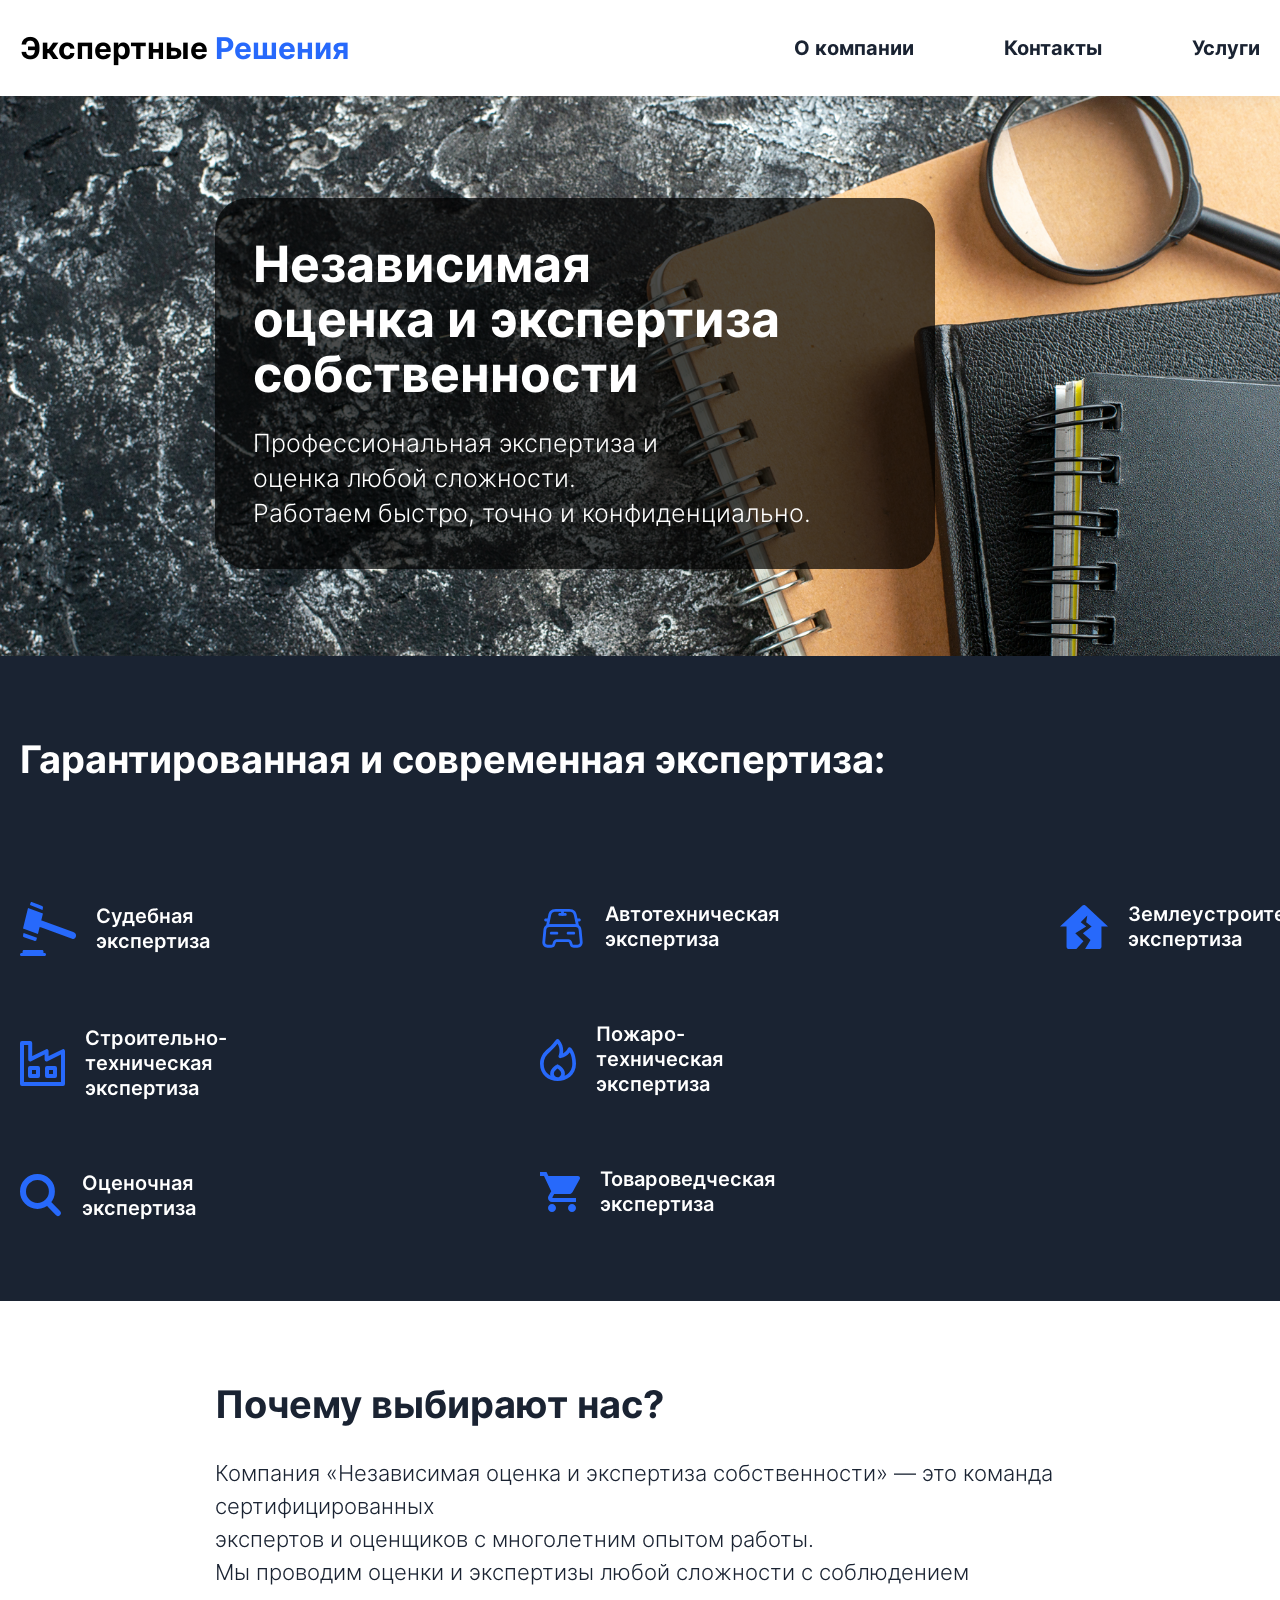
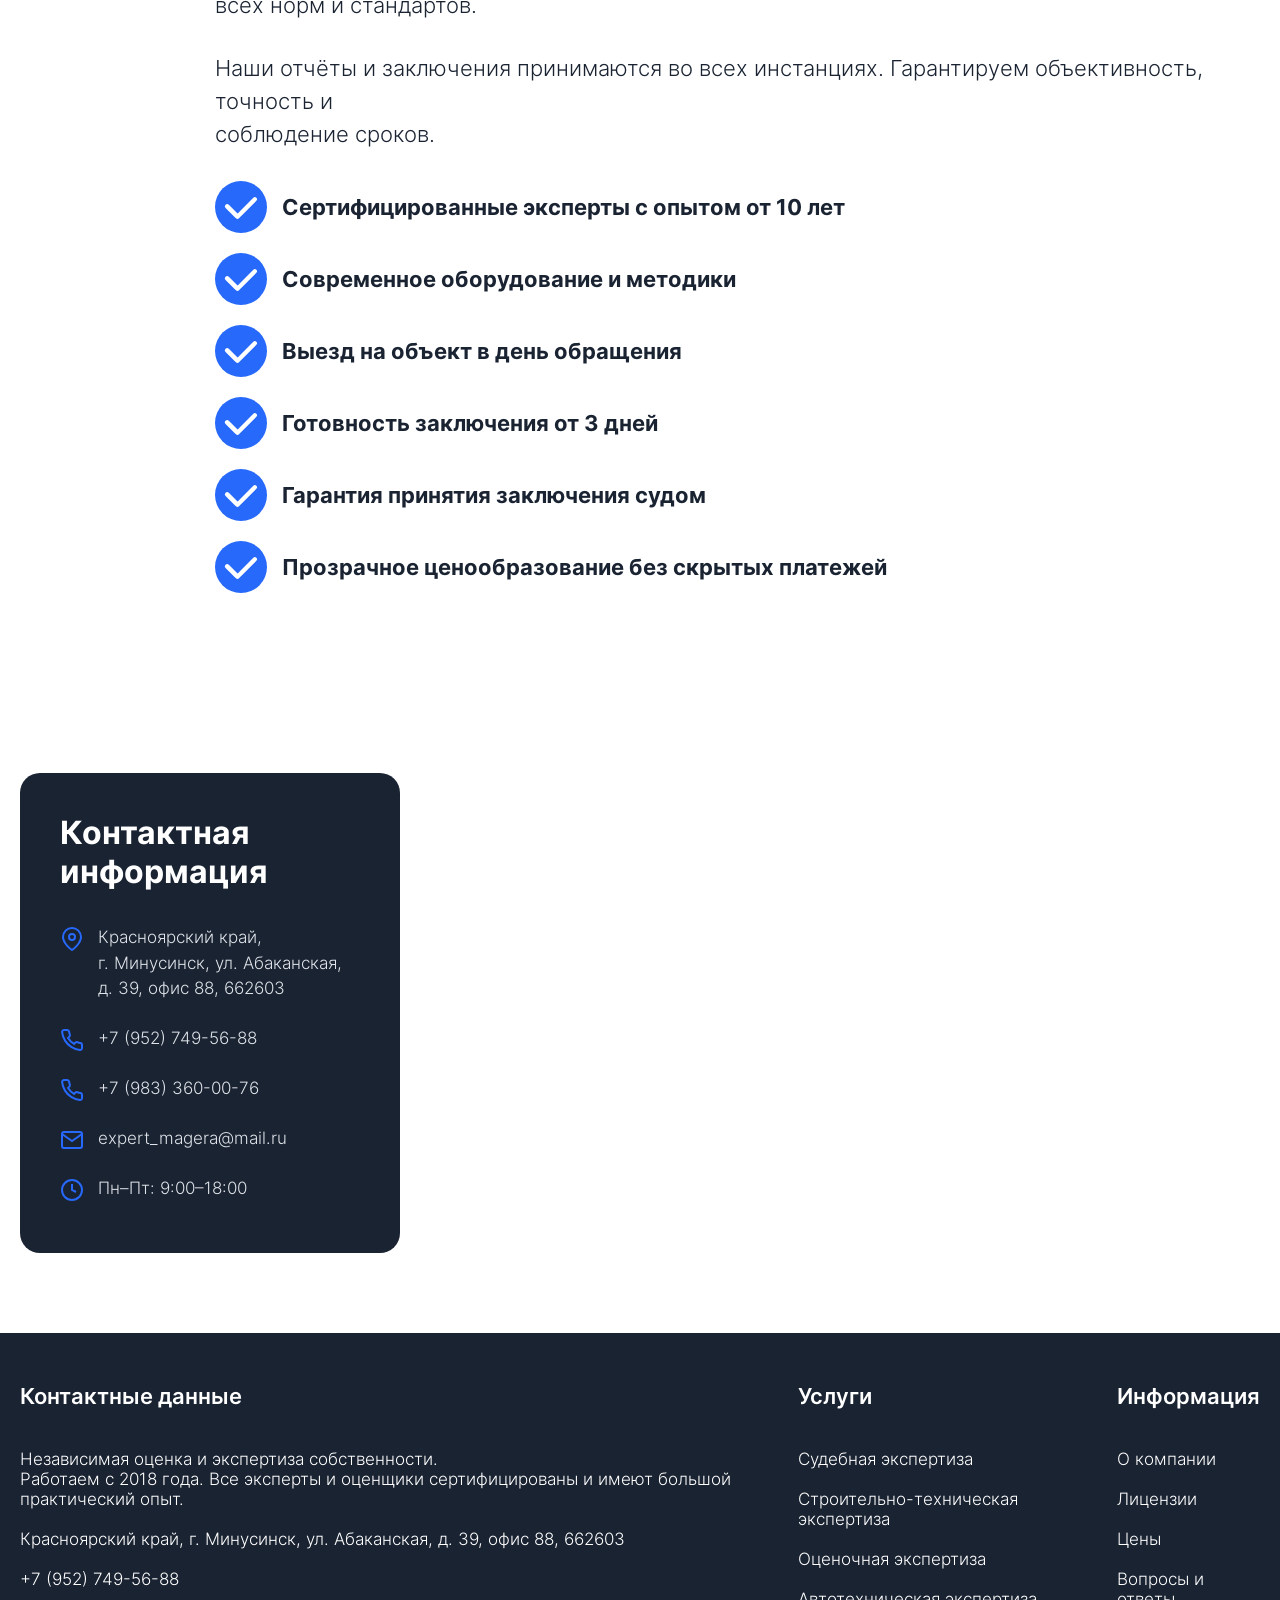
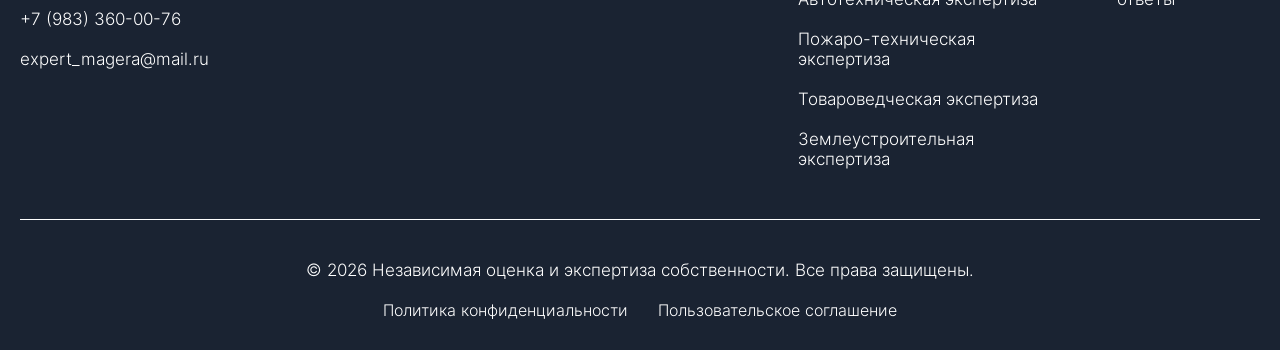
<file: index.html>
<!DOCTYPE html>
<html lang="ru">
<head>
    <meta charset="UTF-8">
    <meta name="viewport" content="width=device-width, initial-scale=1.0">
    <title>Экспертные решения</title>
    <link rel="stylesheet" href="index.css">
</head>
<body>

    <!-- ===== ШАПКА ===== -->
    <div class="shapka">
        <div class="container">
            <a href="index.html" class="logo">Экспертные<span style="color: #2769FB;"> Решения</span></a>
            
            <!-- Кнопка мобильного меню -->
            <button class="mobile-menu-toggle" id="mobileMenuToggle" aria-label="Открыть меню">
                <span class="burger-line"></span>
                <span class="burger-line"></span>
                <span class="burger-line"></span>
            </button>
            
            <nav class="links" id="mobileMenu">
                <ul class="linki">
                    <li class="linki_item"><a href="#info" class="linki_txt">О компании</a></li>
                    <li class="linki_item"><a href="#contact" class="linki_txt">Контакты</a></li>
                    <li class="linki_item"><a href="#uslugi" class="linki_txt">Услуги</a></li>
                </ul>
            </nav>
        </div>
    </div>

    <!-- Оверлей для мобильного меню -->
    <div class="menu-overlay" id="menuOverlay"></div>

    <!-- ===== HERO ===== -->
    <div class="hero">
        <div class="slider">
            <img src="images/slider1.png" alt="">
        </div>
        <div class="backblur">
            <h1 class="blurH1">Независимая<br>оценка и экспертиза<br>собственности</h1>
            <h2 class="blurH2">Профессиональная экспертиза и<br>
            оценка любой сложности.<br>
            Работаем быстро, точно и конфиденциально.</h2>
        </div>
    </div>

    <!-- ===== УСЛУГИ ===== -->
    <div class="plusi" id="uslugi">
        <div class="container">
            <h2 class="plusi_tittle">Гарантированная и современная экспертиза:</h2>
            <div class="columns">
                <!-- Колонка 1 -->
                <div class="column">
                    <!-- 1. Судебная экспертиза (Заглушка) -->
                    <div class="column_object">
                        <svg width="56" height="54" viewBox="0 0 56 54" fill="none" xmlns="http://www.w3.org/2000/svg">
                        <path d="M56 32.8685C55.562 31.227 54.554 30.4932 53.2452 30.0168C42.7293 26.2189 32.2187 22.406 21.7133 18.5781C21.5708 18.5266 21.4389 18.4622 21.2542 18.3914L22.9482 11.4458L8.01344 6C6.33526 12.8426 4.67818 19.6145 3 26.4636L17.9348 31.9093L19.6446 24.9637C20.0457 25.0989 20.4309 25.2212 20.8109 25.3628L52.1212 36.7822C53.9735 37.4259 55.1926 36.6599 56 34.2525V32.8685Z" fill="#2769FB"/>
                        <path d="M2.53979 51.0867C2.09563 51.0867 1.72718 51.0867 1.35873 51.0867C1.18627 51.0685 1.01246 51.0926 0.848369 51.1573C0.684281 51.2221 0.533531 51.3262 0.405701 51.4629C0.277871 51.5997 0.175777 51.7661 0.105927 51.9517C0.0360769 52.1372 0 52.3377 0 52.5404C0 52.7432 0.0360769 52.9437 0.105927 53.1292C0.175777 53.3147 0.277871 53.4811 0.405701 53.6179C0.533531 53.7546 0.684281 53.8587 0.848369 53.9235C1.01246 53.9883 1.18627 54.0123 1.35873 53.9941C1.52025 53.9941 1.67672 53.9941 1.83823 53.9941H24.1774C24.4236 53.998 24.6697 53.9842 24.9143 53.9527C25.2129 53.9136 25.4887 53.7471 25.689 53.4849C25.8893 53.2227 26 52.8833 26 52.5316C26 52.1798 25.8893 51.8404 25.689 51.5782C25.4887 51.316 25.2129 51.1495 24.9143 51.1104C24.4651 51.069 24.0058 51.1104 23.486 51.1104C23.486 50.5786 23.486 50.1295 23.486 49.6803C23.5037 49.4561 23.4792 49.2299 23.414 49.018C23.3488 48.806 23.2447 48.6134 23.1089 48.4539C22.9731 48.2943 22.8089 48.1717 22.6281 48.0946C22.4473 48.0176 22.2543 47.988 22.0626 48.008C16.0295 48.008 9.99798 48.008 3.96818 48.008C3.78177 47.9852 3.59335 48.0111 3.41652 48.0839C3.23969 48.1566 3.07886 48.2744 2.9456 48.4287C2.81235 48.583 2.71 48.77 2.64593 48.9763C2.58187 49.1825 2.55768 49.4028 2.57513 49.6213C2.5297 50.0822 2.53979 50.5313 2.53979 51.0867Z" fill="#2769FB"/>
                        <path d="M17 35.6817L3.59176 31C3.35967 31.897 3.16653 32.807 3.01307 33.7267C2.91989 34.4127 3.33184 34.9043 4.03314 35.1558L11.2228 37.6653C12.3851 38.0711 13.5523 38.4827 14.7195 38.8771C14.8943 38.9662 15.0842 39.0078 15.2748 38.9988C15.4655 38.9899 15.6519 38.9306 15.82 38.8254C15.9881 38.7203 16.1335 38.5721 16.2453 38.3919C16.3571 38.2117 16.4324 38.0043 16.4654 37.7853C16.6518 37.1222 16.8136 36.4305 17 35.6817Z" fill="#2769FB"/>
                        <path d="M10 3.04985L22.5257 8C22.6815 7.15884 22.8785 6.38424 22.9839 5.57939C23.0892 4.77454 22.6677 4.33883 22.0355 4.06651C20.8122 3.57028 19.589 3.09221 18.3703 2.60809L12.309 0.18748C11.1637 -0.266384 10.6964 0.0664508 10.3528 1.59749C10.2245 2.06951 10.1237 2.52337 10 3.04985Z" fill="#2769FB"/>
                        </svg>
                        <h2 class="column_txt">Судебная экспертиза</h2>
                    </div>
                    
                    <!-- 2. Строительно-техническая -->
                    <div class="column_object">
                        <svg width="45" height="45" viewBox="0 0 45 45" fill="none" xmlns="http://www.w3.org/2000/svg">
                            <path d="M2 43V2H10.2V18.4L26.6 10.2V18.4L43 10.2V43H2Z" stroke="#2769FB" stroke-width="4" stroke-linecap="round" stroke-linejoin="round"/>
                            <path d="M18 27H10V35H18V27Z" stroke="#2769FB" stroke-width="4" stroke-linecap="round" stroke-linejoin="round"/>
                            <path d="M35 27H27V35H35V27Z" stroke="#2769FB" stroke-width="4" stroke-linecap="round" stroke-linejoin="round"/>
                        </svg>
                        <h2 class="column_txt">Строительно-<br>техническая экспертиза</h2>
                    </div>

                    <!-- 3. Оценочная -->
                    <div class="column_object">
                        <svg width="42" height="44" viewBox="0 0 42 44" fill="none" xmlns="http://www.w3.org/2000/svg">
                            <rect x="3" y="3" width="28.8897" height="28.8897" rx="14.4448" stroke="#2769FB" stroke-width="6"/>
                            <rect x="25.752" y="30.5957" width="5.81495" height="17.4448" rx="2.90747" transform="rotate(-43.645 25.752 30.5957)" fill="#2769FB"/>
                        </svg>
                        <h2 class="column_txt">Оценочная экспертиза</h2>
                    </div>
                </div>

                <!-- Колонка 2 -->
                <div class="column">
                    <!-- 4. Автотехническая -->
                    <div class="column_object">
                        <svg width="45" height="45" viewBox="0 0 45 45" fill="none" xmlns="http://www.w3.org/2000/svg">
                            <path d="M37.4991 22.0316H7.49906C7.06781 22.0316 6.67406 21.8441 6.41156 21.5066C6.14906 21.1879 6.03656 20.7379 6.13031 20.3254L8.24906 10.2004C8.94281 6.91914 10.3491 3.90039 15.9178 3.90039H29.0991C34.6678 3.90039 36.0741 6.93789 36.7678 10.2004L38.8866 20.3441C38.9803 20.7566 38.8678 21.1879 38.6053 21.5254C38.3241 21.8441 37.9303 22.0316 37.4991 22.0316ZM9.22406 19.2191H35.7553L33.9928 10.7816C33.4678 8.32539 32.8491 6.71289 29.0803 6.71289H15.9178C12.1491 6.71289 11.5303 8.32539 11.0053 10.7816L9.22406 19.2191Z" fill="#2769FB"/>
                            <path d="M37.424 42.6562H33.899C30.8615 42.6562 30.2802 40.9125 29.9052 39.7687L29.5302 38.6438C29.0427 37.2188 28.9865 37.0312 27.299 37.0312H17.699C16.0115 37.0312 15.899 37.35 15.4678 38.6438L15.0928 39.7687C14.699 40.9312 14.1365 42.6562 11.099 42.6562H7.574C6.09275 42.6562 4.66775 42.0375 3.674 40.95C2.699 39.8813 2.23025 38.4562 2.3615 37.0312L3.4115 25.6125C3.69275 22.5187 4.51775 19.2188 10.5365 19.2188H34.4615C40.4802 19.2188 41.2865 22.5187 41.5865 25.6125L42.6365 37.0312C42.7677 38.4562 42.299 39.8813 41.324 40.95C40.3303 42.0375 38.9052 42.6562 37.424 42.6562ZM17.699 34.2188H27.299C30.7115 34.2188 31.5177 35.7375 32.1927 37.725L32.5865 38.8875C32.9052 39.8437 32.9052 39.8625 33.9177 39.8625H37.4427C38.1365 39.8625 38.7927 39.5813 39.2615 39.075C39.7115 38.5875 39.9177 37.9687 39.8615 37.3125L38.8115 25.8938C38.5678 23.3625 38.2677 22.05 34.499 22.05H10.5365C6.749 22.05 6.449 23.3625 6.224 25.8938L5.174 37.3125C5.11775 37.9687 5.324 38.5875 5.774 39.075C6.224 39.5813 6.899 39.8625 7.59275 39.8625H11.1178C12.1303 39.8625 12.1303 39.8438 12.449 38.9062L12.824 37.7625C13.2928 36.2625 13.9865 34.2188 17.699 34.2188Z" fill="#2769FB"/>
                            <path d="M7.49902 16.4062H5.62402C4.85527 16.4062 4.21777 15.7687 4.21777 15C4.21777 14.2313 4.85527 13.5938 5.62402 13.5938H7.49902C8.26777 13.5938 8.90527 14.2313 8.90527 15C8.90527 15.7687 8.26777 16.4062 7.49902 16.4062Z" fill="#2769FB"/>
                            <path d="M39.374 16.4062H37.499C36.7303 16.4062 36.0928 15.7687 36.0928 15C36.0928 14.2313 36.7303 13.5938 37.499 13.5938H39.374C40.1428 13.5938 40.7803 14.2313 40.7803 15C40.7803 15.7687 40.1428 16.4062 39.374 16.4062Z" fill="#2769FB"/>
                            <path d="M22.499 10.7812C21.7303 10.7812 21.0928 10.1437 21.0928 9.375V5.625C21.0928 4.85625 21.7303 4.21875 22.499 4.21875C23.2678 4.21875 23.9053 4.85625 23.9053 5.625V9.375C23.9053 10.1437 23.2678 10.7812 22.499 10.7812Z" fill="#2769FB"/>
                            <path d="M25.3115 10.7812H19.6865C18.9178 10.7812 18.2803 10.1437 18.2803 9.375C18.2803 8.60625 18.9178 7.96875 19.6865 7.96875H25.3115C26.0803 7.96875 26.7178 8.60625 26.7178 9.375C26.7178 10.1437 26.0803 10.7812 25.3115 10.7812Z" fill="#2769FB"/>
                            <path d="M16.874 29.5312H11.249C10.4803 29.5312 9.84277 28.8937 9.84277 28.125C9.84277 27.3563 10.4803 26.7188 11.249 26.7188H16.874C17.6428 26.7188 18.2803 27.3563 18.2803 28.125C18.2803 28.8937 17.6428 29.5312 16.874 29.5312Z" fill="#2769FB"/>
                            <path d="M33.749 29.5312H28.124C27.3553 29.5312 26.7178 28.8937 26.7178 28.125C26.7178 27.3563 27.3553 26.7188 28.124 26.7188H33.749C34.5178 26.7188 35.1553 27.3563 35.1553 28.125C35.1553 28.8937 34.5178 29.5312 33.749 29.5312Z" fill="#2769FB"/>
                        </svg>
                        <h2 class="column_txt">Автотехническая экспертиза</h2>
                    </div>

                    <!-- 5. Пожаро-техническая -->
                    <div class="column_object">
                        <svg width="36" height="42" viewBox="0 0 36 42" fill="none" xmlns="http://www.w3.org/2000/svg">
                            <path d="M18.9279 0.623609C18.5613 0.209221 18.0253 -0.0194339 17.469 0.00129711C16.9128 0.0220262 16.3957 0.289882 16.0617 0.730305L16.0616 0.730428L16.0613 0.730807L16.0593 0.733488L16.05 0.745645L16.0113 0.796324C15.9767 0.841523 15.9248 0.909118 15.8571 0.996667C15.7217 1.1718 15.5232 1.42656 15.2739 1.74144C14.7747 2.37181 14.0738 3.24005 13.2679 4.19105C11.6272 6.12702 9.65184 8.2848 8.07749 9.53059C3.14767 13.4316 0 18.4796 0 24.6522C0 30.1468 2.03511 34.5276 5.32698 37.5232C8.59483 40.497 12.9827 42 17.5385 42C26.5772 42 36 35.9678 36 24.6522C36 19.3433 34.778 15.424 33.513 12.7964C32.8822 11.4861 32.2441 10.504 31.7495 9.8354C31.5022 9.5011 31.2907 9.24502 31.1336 9.06525C31.0551 8.97535 30.9901 8.90448 30.941 8.85241C30.9165 8.82637 30.896 8.80503 30.8797 8.78835L30.8585 8.76681L30.8503 8.75866L30.8469 8.75523L30.8453 8.75368C30.8446 8.75295 30.8439 8.75224 29.5385 10.0435L30.8439 8.75224C30.3915 8.30473 29.737 8.12084 29.1143 8.26624C28.4963 8.41056 27.9969 8.85882 27.7916 9.45254L27.7865 9.46633C27.7792 9.48565 27.7646 9.52335 27.7417 9.57732C27.696 9.68539 27.6179 9.85768 27.5009 10.0775C27.2665 10.518 26.8798 11.1426 26.2906 11.8225C25.557 12.6691 24.4985 13.6154 22.9981 14.4027C23.092 13.7911 23.1629 13.1181 23.191 12.3963C23.3202 9.07274 22.5355 4.70182 18.9279 0.623609ZM16.0976 6.53721C16.6199 5.92087 17.099 5.33885 17.5112 4.82957C19.2009 7.4821 19.5841 10.1276 19.5014 12.2559C19.4502 13.5719 19.2194 14.6869 19.0032 15.4668C18.8955 15.8555 18.7925 16.1567 18.7199 16.3533C18.6836 16.4515 18.655 16.5232 18.6373 16.5661L18.6195 16.6086C18.6184 16.6111 18.6178 16.6126 18.6176 16.613L18.6185 16.6111L18.6192 16.6093C18.3343 17.2466 18.4409 17.9889 18.8942 18.5225C19.3483 19.057 20.0707 19.2887 20.7555 19.1194C24.8625 18.1038 27.4909 16.0492 29.094 14.1993C29.3163 13.9427 29.5184 13.6907 29.7017 13.4468C29.8575 13.7252 30.0181 14.0317 30.1793 14.3666C31.222 16.5325 32.3077 19.9175 32.3077 24.6522C32.3077 30.5863 29.0158 34.7596 24.54 36.8386C24.7836 36.1597 24.9231 35.4386 24.9231 34.6956C24.9231 31.6563 23.0894 29.3765 21.5552 27.9854C20.7642 27.2682 19.9809 26.7203 19.3978 26.3518C19.1044 26.1664 18.8569 26.0234 18.6779 25.9243C18.5883 25.8747 18.5155 25.836 18.4624 25.8082L18.3976 25.7748L18.3768 25.7643L18.3694 25.7606L18.3665 25.7592L18.3652 25.7586C18.3646 25.7583 18.3641 25.758 17.5385 27.3913L18.3641 25.758L17.5385 25.3497L16.7128 25.758L17.5385 27.3913C16.7128 25.758 16.7123 25.7583 16.7117 25.7586L16.7104 25.7592L16.7075 25.7606L16.7001 25.7643L16.6793 25.7748L16.6146 25.8082C16.5614 25.836 16.4886 25.8747 16.399 25.9243C16.2201 26.0234 15.9725 26.1664 15.6791 26.3518C15.096 26.7203 14.3127 27.2682 13.5217 27.9854C11.9876 29.3765 10.1538 31.6563 10.1538 34.6956C10.1538 35.3837 10.2633 36.0469 10.4593 36.6732C9.50047 36.1682 8.61605 35.5536 7.82688 34.8355C5.3495 32.5811 3.69231 29.201 3.69231 24.6522C3.69231 19.8682 6.0831 15.7858 10.3841 12.3825C12.2712 10.8891 14.4497 8.48168 16.0976 6.53721ZM18.62 16.6077C18.6203 16.607 18.6207 16.6062 20.3077 17.3478L18.6207 16.6062L18.62 16.6077ZM19.0602 30.6776C20.2952 31.7975 21.2308 33.1698 21.2308 34.6956C21.2308 35.4713 20.8201 36.3998 20.0407 37.1707C19.2614 37.9416 18.3226 38.3478 17.5385 38.3478C16.7159 38.3478 15.7764 37.9549 15.0214 37.2248C14.2722 36.5002 13.8462 35.5807 13.8462 34.6956C13.8462 33.1698 14.7817 31.7975 16.0167 30.6776C16.556 30.1886 17.1017 29.7954 17.5385 29.5118C17.9752 29.7954 18.5209 30.1886 19.0602 30.6776Z" fill="#2769FB"/>
                        </svg>
                        <h2 class="column_txt">Пожаро-техническая экспертиза</h2>
                    </div>

                    <!-- 6. Товароведческая -->
                    <div class="column_object">
                        <svg width="40" height="40" viewBox="0 0 40 40" fill="none" xmlns="http://www.w3.org/2000/svg">
                            <path d="M12 32C9.79 32 8.02 33.79 8.02 36C8.02 38.21 9.79 40 12 40C14.21 40 16 38.21 16 36C16 33.79 14.21 32 12 32ZM0 0V4H4L11.19 19.17L8.49 24.07C8.18 24.65 8 25.3 8 26C8 28.21 9.79 30 12 30H36V26H12.85C12.57 26 12.35 25.78 12.35 25.5C12.35 25.41 12.37 25.33 12.41 25.26L14.2 22H29.1C30.6 22 31.91 21.17 32.6 19.94L39.75 6.96C39.91 6.68 40 6.35 40 6C40 4.89 39.1 4 38 4H8.43L6.53 0H0ZM32 32C29.79 32 28.02 33.79 28.02 36C28.02 38.21 29.79 40 32 40C34.21 40 36 38.21 36 36C36 33.79 34.21 32 32 32Z" fill="#2769FB"/>
                        </svg>
                        <h2 class="column_txt">Товароведческая экспертиза</h2>
                    </div>
                </div>

                <!-- Колонка 3 -->
                <div class="column">
                    <!-- 7. Землеустроительная -->
                    <div class="column_object">
                        <svg width="48" height="44" viewBox="0 0 48 44" fill="none" xmlns="http://www.w3.org/2000/svg">
                            <path d="M22.5316 0.583148C22.8978 0.241176 23.3663 0.0371587 23.8603 0.00460348C24.3543 -0.0279517 24.8445 0.11289 25.2502 0.403999L25.4684 0.583148L48 21.6063H41.4545V41.7606C41.4545 42.3091 41.2583 42.8385 40.9032 43.2484C40.5481 43.6583 40.0587 43.9202 39.528 43.9843L39.2727 44H25.0909L30.5455 35.0425L22.9091 28.3244L31.6364 21.6063L26.1818 17.1276L27.2727 10.4095L20.7273 17.1276L26.1818 21.6063L15.2727 28.3244L23.4545 36.1622L16.3636 44H8.72727C8.19287 43.9999 7.67708 43.7986 7.27773 43.4341C6.87839 43.0696 6.62325 42.5674 6.56073 42.0226L6.54545 41.7606V21.6063H0L22.5316 0.583148Z" fill="#2769FB"/>
                        </svg>
                        <h2 class="column_txt">Землеустроительная экспертиза</h2>
                    </div>
                </div>
            </div>
        </div>
    </div>

    <!-- ===== ПОЧЕМУ ВЫБИРАЮТ НАС ===== -->
    <div id="info" class="why">
        <h2 class="why_tittle">Почему выбирают нас?</h2>
        <p class="why_p">Компания «Независимая
оценка и экспертиза
собственности» — это команда сертифицированных<br>экспертов и оценщиков с многолетним опытом работы.<br>
        Мы проводим оценки и экспертизы любой сложности с соблюдением<br>всех норм и стандартов.</p>
        <p class="why_p">Наши отчёты и заключения принимаются во всех инстанциях. Гарантируем объективность, точность и<br>соблюдение сроков.</p>

        <div class="why_h3">
            <div class="why_h3_object">
                <svg width="52" height="52" viewBox="0 0 52 52" fill="none" xmlns="http://www.w3.org/2000/svg">
                    <rect width="52" height="52" rx="26" fill="#2769FB"/>
                    <rect x="8.91699" y="25.3594" width="4.609" height="17.6674" rx="2.3045" transform="rotate(-45.3303 8.91699 25.3594)" fill="white"/>
                    <rect x="39.8389" y="15.2949" width="4.29305" height="28.8801" rx="2.14652" transform="rotate(45 39.8389 15.2949)" fill="white"/>
                </svg>
                <h3 class="why_h3_h3">Сертифицированные эксперты с опытом от 10 лет</h3>
            </div>
            <div class="why_h3_object">
                <svg width="52" height="52" viewBox="0 0 52 52" fill="none" xmlns="http://www.w3.org/2000/svg">
                    <rect width="52" height="52" rx="26" fill="#2769FB"/>
                    <rect x="8.91699" y="25.3594" width="4.609" height="17.6674" rx="2.3045" transform="rotate(-45.3303 8.91699 25.3594)" fill="white"/>
                    <rect x="39.8389" y="15.2949" width="4.29305" height="28.8801" rx="2.14652" transform="rotate(45 39.8389 15.2949)" fill="white"/>
                </svg>
                <h3 class="why_h3_h3">Современное оборудование и методики</h3>
            </div>
            <div class="why_h3_object">
                <svg width="52" height="52" viewBox="0 0 52 52" fill="none" xmlns="http://www.w3.org/2000/svg">
                    <rect width="52" height="52" rx="26" fill="#2769FB"/>
                    <rect x="8.91699" y="25.3594" width="4.609" height="17.6674" rx="2.3045" transform="rotate(-45.3303 8.91699 25.3594)" fill="white"/>
                    <rect x="39.8389" y="15.2949" width="4.29305" height="28.8801" rx="2.14652" transform="rotate(45 39.8389 15.2949)" fill="white"/>
                </svg>
                <h3 class="why_h3_h3">Выезд на объект в день обращения</h3>
            </div>
            <div class="why_h3_object">
                <svg width="52" height="52" viewBox="0 0 52 52" fill="none" xmlns="http://www.w3.org/2000/svg">
                    <rect width="52" height="52" rx="26" fill="#2769FB"/>
                    <rect x="8.91699" y="25.3594" width="4.609" height="17.6674" rx="2.3045" transform="rotate(-45.3303 8.91699 25.3594)" fill="white"/>
                    <rect x="39.8389" y="15.2949" width="4.29305" height="28.8801" rx="2.14652" transform="rotate(45 39.8389 15.2949)" fill="white"/>
                </svg>
                <h3 class="why_h3_h3">Готовность заключения от 3 дней</h3>
            </div>
            <div class="why_h3_object">
                <svg width="52" height="52" viewBox="0 0 52 52" fill="none" xmlns="http://www.w3.org/2000/svg">
                    <rect width="52" height="52" rx="26" fill="#2769FB"/>
                    <rect x="8.91699" y="25.3594" width="4.609" height="17.6674" rx="2.3045" transform="rotate(-45.3303 8.91699 25.3594)" fill="white"/>
                    <rect x="39.8389" y="15.2949" width="4.29305" height="28.8801" rx="2.14652" transform="rotate(45 39.8389 15.2949)" fill="white"/>
                </svg>
                <h3 class="why_h3_h3">Гарантия принятия заключения судом</h3>
            </div>
            <div class="why_h3_object">
                <svg width="52" height="52" viewBox="0 0 52 52" fill="none" xmlns="http://www.w3.org/2000/svg">
                    <rect width="52" height="52" rx="26" fill="#2769FB"/>
                    <rect x="8.91699" y="25.3594" width="4.609" height="17.6674" rx="2.3045" transform="rotate(-45.3303 8.91699 25.3594)" fill="white"/>
                    <rect x="39.8389" y="15.2949" width="4.29305" height="28.8801" rx="2.14652" transform="rotate(45 39.8389 15.2949)" fill="white"/>
                </svg>
                <h3 class="why_h3_h3">Прозрачное ценообразование без скрытых платежей</h3>
            </div>
        </div>
    </div>

    <!-- КАРТА -->
    <section class="map-section" id="contact">
        <div class="map-container">
            <div class="map-info">
                <h2 class="map-title">Контактная информация</h2>
                <div class="map-address">
                    <svg width="24" height="24" viewBox="0 0 24 24" fill="none" stroke="#2769FB" stroke-width="2"><path d="M21 10c0 7-9 13-9 13s-9-6-9-13a9 9 0 0 1 18 0z"></path><circle cx="12" cy="10" r="3"></circle></svg>
                    <p>Красноярский край,<br> г. Минусинск, ул. Абаканская, д. 39, офис 88, 662603</p>
                </div>
                <div class="map-phone">
                    <svg width="24" height="24" viewBox="0 0 24 24" fill="none" stroke="#2769FB" stroke-width="2"><path d="M22 16.92v3a2 2 0 0 1-2.18 2 19.79 19.79 0 0 1-8.63-3.07 19.5 19.5 0 0 1-6-6 19.79 19.79 0 0 1-3.07-8.67A2 2 0 0 1 4.11 2h3a2 2 0 0 1 2 1.72 12.84 12.84 0 0 0 .7 2.81 2 2 0 0 1-.45 2.11L8.09 9.91a16 16 0 0 0 6 6l1.27-1.27a2 2 0 0 1 2.11-.45 12.84 12.84 0 0 0 2.81.7A2 2 0 0 1 22 16.92z"></path></svg>
                    <p>+7 (952) 749-56-88</p>
                </div>
                <div class="map-phone">
                    <svg width="24" height="24" viewBox="0 0 24 24" fill="none" stroke="#2769FB" stroke-width="2"><path d="M22 16.92v3a2 2 0 0 1-2.18 2 19.79 19.79 0 0 1-8.63-3.07 19.5 19.5 0 0 1-6-6 19.79 19.79 0 0 1-3.07-8.67A2 2 0 0 1 4.11 2h3a2 2 0 0 1 2 1.72 12.84 12.84 0 0 0 .7 2.81 2 2 0 0 1-.45 2.11L8.09 9.91a16 16 0 0 0 6 6l1.27-1.27a2 2 0 0 1 2.11-.45 12.84 12.84 0 0 0 2.81.7A2 2 0 0 1 22 16.92z"></path></svg>
                    <p>+7 (983) 360-00-76</p>
                </div>
                <div class="map-email">
                    <svg width="24" height="24" viewBox="0 0 24 24" fill="none" stroke="#2769FB" stroke-width="2"><path d="M4 4h16c1.1 0 2 .9 2 2v12c0 1.1-.9 2-2 2H4c-1.1 0-2-.9-2-2V6c0-1.1.9-2 2-2z"></path><polyline points="22,6 12,13 2,6"></polyline></svg>
                    <p>expert_magera@mail.ru</p>
                </div>
                <div class="map-hours">
                    <svg width="24" height="24" viewBox="0 0 24 24" fill="none" stroke="#2769FB" stroke-width="2"><circle cx="12" cy="12" r="10"></circle><polyline points="12 6 12 12 16 14"></polyline></svg>
                    <p>Пн–Пт: 9:00–18:00</p>
                </div>
            </div>
<div class="map-frame">
    <iframe
        src="https://yandex.ru/map-widget/v1/?ll=91.674452%2C53.692522&z=17&pt=91.674402,53.692479,pm2rdm"
        frameborder="0"
        width="100%"
        height="100%"
        allowfullscreen="true"
        style="border-radius: 20px;">
    </iframe>
</div>
        </div>
    </section>

    <!-- ===== ФУТЕР ===== -->
    <footer class="footer">
        <div class="container">
            <div class="footer_top">
                <div class="footer_column">
                    <h2 class="footer_h2">Контактные данные</h2>
                    <p class="footer_p">Независимая оценка и экспертиза собственности.<br>
                    Работаем с 2018 года. Все эксперты и оценщики сертифицированы и имеют большой практический опыт.</p>
                    <p class="footer_p">Красноярский край, г. Минусинск, ул. Абаканская, д. 39, офис 88, 662603</p>
                    <p class="footer_p">+7 (952) 749-56-88</p>
                    <p class="footer_p">+7 (983) 360-00-76</p>
                    <p class="footer_p"><a href="mailto:expert_magera@mail.ru" class="footer_link">expert_magera@mail.ru</a></p>
                </div>
                <div class="footer_column">
                    <h2 class="footer_h2">Услуги</h2>
                    <p class="footer_p"><a href="#" class="footer_link">Судебная экспертиза</a></p>
                    <p class="footer_p"><a href="#" class="footer_link">Строительно-техническая экспертиза</a></p>
                    <p class="footer_p"><a href="#" class="footer_link">Оценочная экспертиза</a></p>
                    <p class="footer_p"><a href="#" class="footer_link">Автотехническая экспертиза</a></p>
                    <p class="footer_p"><a href="#" class="footer_link">Пожаро-техническая экспертиза</a></p>
                    <p class="footer_p"><a href="#" class="footer_link">Товароведческая экспертиза</a></p>
                    <p class="footer_p"><a href="#" class="footer_link">Землеустроительная экспертиза</a></p>
                </div>
                <div class="footer_column">
                    <h2 class="footer_h2">Информация</h2>
                    <p class="footer_p"><a href="#" class="footer_link">О компании</a></p>
                    <p class="footer_p"><a href="#" class="footer_link">Лицензии</a></p>
                    <p class="footer_p"><a href="#" class="footer_link">Цены</a></p>
                    <p class="footer_p"><a href="#" class="footer_link">Вопросы и ответы</a></p>
                </div>
            </div>
            <div class="footer_bottom">
                <p class="footer_p">© 2026 Независимая оценка и экспертиза собственности. Все права защищены.</p>
                <div class="footer_group">
                    <a href="#" class="footer_link">Политика конфиденциальности</a>
                    <a href="#" class="footer_link">Пользовательское соглашение</a>
                </div>
            </div>
        </div>
    </footer>

    <!-- ===== МОДАЛЬНОЕ ОКНО ===== -->
    <div class="modal" id="applicationModal">
        <div class="modal_content">
            <button class="modal_close" id="modalClose">&times;</button>
            <h2 class="modal_title">Подать заявку</h2>
            <form class="modal_form" id="applicationForm">
                <div class="modal_field">
                    <label class="modal_label" for="service">Выберите услугу</label>
                    <select class="modal_select" id="service" name="service" required>
                        <option value="" disabled selected>Выберите из списка</option>
                        <option value="tovar">Товароведческая</option>
                        <option value="pozhar">Пожаро-техническая</option>
                        <option value="pocherk">Почерковедческая</option>
                        <option value="priemka">Приёмка квартир</option>
                        <option value="avto">Автотехническая</option>
                        <option value="zemle">Землеустроительная</option>
                        <option value="econom">Экономическая</option>
                        <option value="inzhener">Инженерно-техническая</option>
                        <option value="ocenka">Оценочная</option>
                        <option value="stroitel">Строительно-техническая</option>
                    </select>
                </div>
                <div class="modal_field">
                    <label class="modal_label" for="modal_phone">Номер телефона</label>
                    <input class="modal_input" type="tel" id="modal_phone" name="phone" placeholder="+7 (___) ___-__-__" required>
                </div>
                <div class="modal_field">
                    <label class="modal_label" for="modal_email">E-mail</label>
                    <input class="modal_input" type="email" id="modal_email" name="email" placeholder="example@mail.ru" required>
                </div>
                <button type="submit" class="modal_submit">Отправить заявку</button>
            </form>
        </div>
    </div>

    <button class="scroll-to-top" aria-label="Прокрутить вверх" title="Наверх">
        <svg width="24" height="24" viewBox="0 0 24 24" fill="none" xmlns="http://www.w3.org/2000/svg">
            <path d="M12 4L4 12H9V20H15V12H20L12 4Z" fill="white"/>
        </svg>
    </button>

    <script>
        // Мобильное меню
        const menuToggle = document.getElementById('mobileMenuToggle');
        const mobileMenu = document.getElementById('mobileMenu');
        const menuOverlay = document.getElementById('menuOverlay');
        const menuLinks = document.querySelectorAll('.linki_txt');

        function toggleMenu() {
            menuToggle.classList.toggle('active');
            mobileMenu.classList.toggle('active');
            menuOverlay.classList.toggle('active');
            document.body.classList.toggle('no-scroll');
        }

        function closeMenu() {
            menuToggle.classList.remove('active');
            mobileMenu.classList.remove('active');
            menuOverlay.classList.remove('active');
            document.body.classList.remove('no-scroll');
        }

        menuToggle.addEventListener('click', toggleMenu);
        menuOverlay.addEventListener('click', closeMenu);

        menuLinks.forEach(link => {
            link.addEventListener('click', closeMenu);
        });

        // Модальное окно
        const modal = document.getElementById('applicationModal');
        const modalClose = document.getElementById('modalClose');

        modalClose.addEventListener('click', function() {
            modal.style.display = 'none';
            document.body.classList.remove('no-scroll');
        });

        modal.addEventListener('click', function(e) {
            if (e.target === modal) {
                modal.style.display = 'none';
                document.body.classList.remove('no-scroll');
            }
        });
                // ===== КНОПКА ПРОКРУТКИ ВВЕРХ =====
        const scrollBtn = document.querySelector('.scroll-to-top');
        const SCROLL_THRESHOLD = 400;

        function handleScroll() {
            if (window.scrollY > SCROLL_THRESHOLD) {
                scrollBtn.classList.add('visible');
            } else {
                scrollBtn.classList.remove('visible');
            }
        }

        scrollBtn.addEventListener('click', () => {
            window.scrollTo({ top: 0, behavior: 'smooth' });
        });

        let ticking = false;
        window.addEventListener('scroll', () => {
            if (!ticking) {
                window.requestAnimationFrame(() => {
                    handleScroll();
                    ticking = false;
                });
                ticking = true;
            }
        }, { passive: true });

        handleScroll();
    </script>
</body>
</html>
</file>
<file: index.css>
@font-face {
    font-family: 'InterBold';
    src: url('fonts/inter/Inter\ Bold.otf') format('truetype');
    font-style: normal;
    font-display: swap;
}
@font-face {
    font-family: 'InterSemi';
    src: url('fonts/inter/Inter\ Semi\ Bold\ Regular.otf') format('truetype');
    font-style: normal;
    font-display: swap;
}
@font-face {
    font-family: 'InterRegular';
    src: url('fonts/inter/Inter\ Light\ Regular.otf') format('truetype');
    font-style: normal;
    font-display: swap;
}

:root {
    --content-left: clamp(215px, 3vw, 90px);
    --page-gap: clamp(48px, 6vw, 96px);
    --hero-max: 720px;
}

* {
    box-sizing: border-box;
    margin: 0;
    padding: 0;
}

html, body {
    overflow-x: hidden;
    font-family: 'InterRegular', sans-serif;
    background-color: white;
}

body.no-scroll {
    overflow: hidden;
}

.container {
    max-width: 1460px;
    margin: 0 auto;
    padding: 0 20px;
}

/* ===== ШАПКА ===== */
.shapka {
    background-color: white;
    width: 100%;
    position: sticky;
    top: 0;
    z-index: 1003;
    box-shadow: 0 2px 20px rgba(0, 0, 0, 0.06);
}

.shapka .container {
    display: flex;
    align-items: center;
    justify-content: space-between;
    gap: 20px;
    min-height: 96px;
}

.logo {
    font-family: 'InterBold';
    font-size: 30px;
    text-decoration: none;
    color: black;
    white-space: nowrap;
    flex-shrink: 0;
    line-height: 1;
}
.logo span {
    font-size: 30px;
}

.links {
    flex: 1;
    display: flex;
    justify-content: flex-end;
}

.linki {
    display: flex;
    justify-content: center;
    align-items: center;
    gap: 90px;
    list-style: none;
    flex-wrap: nowrap;
}

.linki_item {
    display: flex;
    align-items: center;
}

.linki_txt {
    text-decoration: none;
    font-family: 'InterBold';
    color: #1A2332;
    font-size: 20px;
    white-space: nowrap;
    transition: color 0.3s ease;
}

.linki_txt:hover {
    color: #2769FB;
}

/* ===== БУРГЕР-МЕНЮ ===== */
.mobile-menu-toggle {
    display: none;
    flex-direction: column;
    justify-content: center;
    align-items: center;
    width: 48px;
    height: 48px;
    background: linear-gradient(135deg, #2769FB 0%, #1a5ae0 100%);
    border: none;
    border-radius: 12px;
    cursor: pointer;
    padding: 0;
    z-index: 1002;
    flex-shrink: 0;
    position: relative;
    box-shadow: 0 4px 15px rgba(39, 105, 251, 0.3);
    transition: all 0.3s cubic-bezier(0.4, 0, 0.2, 1);
}

.mobile-menu-toggle:hover {
    transform: scale(1.05);
    box-shadow: 0 6px 20px rgba(39, 105, 251, 0.4);
}

.mobile-menu-toggle:active {
    transform: scale(0.95);
}

.burger-line {
    display: block;
    width: 22px;
    height: 2.5px;
    background-color: white;
    border-radius: 3px;
    transition: all 0.4s cubic-bezier(0.68, -0.55, 0.265, 1.55);
    position: absolute;
}

.burger-line:nth-child(1) {
    transform: translateY(-7px);
}

.burger-line:nth-child(2) {
    transform: translateY(0);
}

.burger-line:nth-child(3) {
    transform: translateY(7px);
}

/* Анимация бургера в крестик */
.mobile-menu-toggle.active .burger-line:nth-child(1) {
    transform: translateY(0) rotate(45deg);
}

.mobile-menu-toggle.active .burger-line:nth-child(2) {
    opacity: 0;
    transform: translateX(-20px);
}

.mobile-menu-toggle.active .burger-line:nth-child(3) {
    transform: translateY(0) rotate(-45deg);
}

.mobile-menu-toggle.active {
    background: linear-gradient(135deg, #ff4757 0%, #ff3838 100%);
    box-shadow: 0 4px 15px rgba(255, 71, 87, 0.3);
}

/* Оверлей для мобильного меню — БЕЗ backdrop-filter */
.menu-overlay {
    display: none;
    position: fixed;
    top: 0;
    left: 0;
    width: 100%;
    height: 100%;
    background-color: rgba(0, 0, 0, 0.55);
    z-index: 998;
    opacity: 0;
    transition: opacity 0.3s ease;
    pointer-events: none;
}

.menu-overlay.active {
    display: block;
    opacity: 1;
    pointer-events: auto;
}

/* ===== HERO ===== */
.hero {
    position: relative;
    width: 100%;
    overflow: hidden;
}

.slider {
    position: relative;
    width: 100%;
    aspect-ratio: 16 / 7;
    min-height: 320px;
    max-height: 780px;
}

.slider img {
    width: 100%;
    height: 100%;
    display: block;
    object-fit: cover;
    object-position: center;
}

.backblur {
    display: flex;
    position: absolute;
    top: clamp(20px, 8vw, 140px);
    left: var(--content-left);
    flex-direction: column;
    gap: 24px;
    background-color: rgba(0, 0, 0, 0.7);
    width: min(var(--hero-max), calc(100% - var(--content-left) - 20px));
    max-width: var(--hero-max);
    padding: clamp(20px, 3vw, 40px);
    border-radius: 33px;
    z-index: 2;
}

.blurH1 {
    font-family: 'InterBold';
    color: white;
    font-size: clamp(26px, 4vw, 50px);
    line-height: 1.1;
    max-width: 100%;
}

.blurH2 {
    font-family: 'InterRegular';
    color: white;
    font-size: clamp(16px, 2vw, 25px);
    font-weight: 200;
    line-height: 1.4;
    max-width: 100%;
}

/* ===== УСЛУГИ ===== */
.plusi {
    display: flex;
    flex-direction: column;
    background-color: #1A2332;
    color: white;
    padding-top: 80px;
    padding-bottom: 80px;
}
.plusi .container {
    padding-right: 440px;
}

.plusi_tittle {
    font-family: 'InterBold';
    color: white;
    font-size: 38px;
    padding-bottom: 120px;
    text-align: left;
}

.columns {
    display: flex;
    gap: 520px;
}

.column {
    display: flex;
    flex-direction: column;
    gap: 70px;
    flex: 1;
    min-width: 0;
}

.column_object {
    display: flex;
    gap: 20px;
    align-items: center;
    min-width: 0;
}

.column_object svg {
    flex-shrink: 0;
}

.column_txt {
    font-family: 'InterSemi';
    font-size: 20px;
    line-height: 1.25;
    color: white;
    min-width: 0;
}

/* ===== ПОЧЕМУ ВЫБИРАЮТ НАС ===== */
.why {
    display: flex;
    flex-direction: column;
    gap: 30px;
    padding-top: 80px;
    padding-bottom: 100px;
    background-color: #ffffff;
    padding-left: var(--content-left);
    padding-right: 20px;
}

.why_tittle {
    font-family: 'InterBold';
    color: #1A2332;
    font-size: 38px;
}

.why_p {
    font-family: 'InterRegular';
    color: #1A2332;
    font-size: 22px;
    font-weight: 200;
    line-height: 1.5;
}

.why_h3 {
    display: flex;
    flex-direction: column;
    gap: 20px;
}

.why_h3_object {
    display: flex;
    align-items: center;
    gap: 15px;
}

.why_h3_h3 {
    font-family: 'InterBold';
    color: #1A2332;
    font-size: 22px;
    line-height: 1.4;
}

/* ===== КАРТА ===== */
.map-section {
    padding: 80px 20px;
    background-color: #ffffff;
}

.map-container {
    max-width: 1460px;
    margin: 0 auto;
    display: flex;
    gap: 40px;
    align-items: stretch;
}

.map-info {
    flex: 0 0 380px;
    display: flex;
    flex-direction: column;
    gap: 24px;
    padding: 40px;
    background-color: #1A2332;
    border-radius: 20px;
    color: white;
}

.map-title {
    font-family: 'InterBold';
    font-size: 32px;
    color: white;
    margin-bottom: 10px;
}

.map-address,
.map-phone,
.map-email,
.map-hours {
    display: flex;
    align-items: flex-start;
    gap: 14px;
}

.map-address svg,
.map-phone svg,
.map-email svg,
.map-hours svg {
    flex-shrink: 0;
    margin-top: 2px;
}

.map-address p,
.map-phone p,
.map-email p,
.map-hours p {
    font-family: 'InterRegular';
    font-size: 17px;
    color: #e0e4ea;
    line-height: 1.5;
    margin: 0;
}

.map-frame {
    flex: 1;
    position: relative;
    min-height: 460px;
    height: 480px;
    border-radius: 20px;
    overflow: hidden;
}

.map-frame iframe {
    width: 100%;
    height: 100%;
    position: absolute;
    inset: 0;
    display: block;
    border: none;
    border-radius: 20px;
}

/* ===== ФУТЕР ===== */
.footer {
    background-color: #1A2332;
}

.footer_h2 {
    font-family: 'InterSemi';
    color: white;
    font-size: 22px;
    margin-bottom: 20px;
}

.footer_p {
    font-family: 'InterRegular';
    color: white;
    font-size: 17px;
    font-weight: 200;
}

.footer_column {
    display: flex;
    flex-direction: column;
    gap: 20px;
    padding-top: 50px;
    padding-bottom: 50px;
}

.footer_top {
    display: flex;
    justify-content: space-between;
    gap: 60px;
    border-bottom: 1px solid white;
}

.footer_bottom {
    display: flex;
    flex-direction: column;
    justify-content: center;
    align-items: center;
    padding-top: 40px;
    padding-bottom: 30px;
}

.footer_group {
    display: flex;
    padding-top: 20px;
    gap: 30px;
    flex-wrap: wrap;
    justify-content: center;
}

.footer_link {
    color: white;
    text-decoration: none;
}

.footer_link:hover {
    color: #2769FB;
}

/* ===== МОДАЛЬНОЕ ОКНО ===== */
.modal {
    display: none;
    position: fixed;
    z-index: 1000;
    left: 0;
    top: 0;
    width: 100%;
    height: 100%;
    background-color: rgba(0, 0, 0, 0.7);
    justify-content: center;
    align-items: center;
    backdrop-filter: blur(5px);
}

.modal_content {
    background-color: white;
    border-radius: 20px;
    padding: 50px 60px;
    width: 90%;
    max-width: 500px;
    position: relative;
}

.modal_close {
    position: absolute;
    top: 20px;
    right: 25px;
    font-size: 32px;
    font-weight: bold;
    color: #929292;
    background: none;
    border: none;
    cursor: pointer;
    line-height: 1;
}

.modal_title {
    font-family: 'InterBold';
    font-size: 32px;
    color: #1A2332;
    margin-bottom: 30px;
    text-align: center;
}

.modal_form {
    display: flex;
    flex-direction: column;
    gap: 20px;
}

.modal_field {
    display: flex;
    flex-direction: column;
    gap: 8px;
}

.modal_label {
    font-family: 'InterSemi';
    font-size: 16px;
    color: #1A2332;
}

.modal_select,
.modal_input {
    font-family: 'InterRegular';
    font-size: 16px;
    padding: 14px 18px;
    border: 2px solid #e0e4ea;
    border-radius: 8px;
    outline: none;
    background-color: #f5f7fa;
    color: #1A2332;
}

.modal_submit {
    font-family: 'InterBold';
    font-size: 20px;
    color: white;
    background-color: #2769FB;
    border: none;
    border-radius: 8px;
    padding: 16px;
    cursor: pointer;
}


/* ===== АДАПТИВ ===== */

/* Планшеты */
@media (max-width: 1200px) {
    .plusi .container {
        padding-right: 40px;
    }

    .columns {
        gap: 60px;
    }

    .why {
        padding-left: 40px;
    }
}

@media (max-width: 1024px) {
    .shapka .container {
        min-height: 80px;
    }

    .logo,
    .logo span {
        font-size: 26px;
    }

    .linki {
        gap: 40px;
    }

    .linki_txt {
        font-size: 17px;
    }

    .slider {
        aspect-ratio: 16 / 8;
        min-height: 360px;
    }

    .backblur {
        width: min(620px, calc(100% - var(--content-left) - 20px));
    }

    .plusi_tittle,
    .why_tittle {
        font-size: 32px;
    }

    .columns {
        gap: 32px;
    }

    .column {
        gap: 48px;
    }

    .column_txt {
        font-size: 18px;
    }

    .why_p {
        font-size: 20px;
    }

    .why_h3_h3 {
        font-size: 20px;
    }

    .map-container {
        flex-direction: column;
    }

    .map-info {
        flex: none;
        padding: 30px;
    }

    .map-frame {
        min-height: 350px;
    }
}

/* Планшеты вертикальные и большие телефоны */
@media (max-width: 900px) {
    .mobile-menu-toggle {
        display: flex;
    }

    /* Меню создаёт отдельный stacking context и находится ВЫШЕ оверлея */
    .links {
        position: fixed;
        top: 0;
        right: -320px;
        width: 300px;
        height: 100vh;
        height: 100dvh;
        background: linear-gradient(180deg, #ffffff 0%, #f8f9ff 100%);
        transition: right 0.4s cubic-bezier(0.4, 0, 0.2, 1);
        z-index: 1001;
        padding: 100px 30px 40px;
        box-shadow: -10px 0 40px rgba(0, 0, 0, 0.25);
        overflow-y: auto;
        justify-content: flex-start;
        isolation: isolate;
    }

    .links.active {
        right: 0;
    }

    .linki {
        flex-direction: column;
        gap: 0;
        align-items: stretch;
        width: 100%;
    }

    .linki_item {
        width: 100%;
        border-bottom: 1px solid rgba(39, 105, 251, 0.1);
    }

    .linki_item:last-child {
        border-bottom: none;
    }

    .linki_txt {
        display: block;
        font-size: 18px;
        padding: 18px 10px;
        width: 100%;
        position: relative;
        transition: all 0.3s ease;
    }

    .linki_txt::after {
        content: '';
        position: absolute;
        left: 0;
        bottom: 0;
        width: 0;
        height: 2px;
        background: linear-gradient(90deg, #2769FB, transparent);
        transition: width 0.3s ease;
    }

    .linki_txt:hover::after {
        width: 100%;
    }

    .linki_txt:hover {
        color: #2769FB;
        padding-left: 20px;
    }
}

/* Телефоны */
@media (max-width: 768px) {
    .shapka .container {
        min-height: 70px;
    }

    .logo {
        font-size: 22px;
    }

    .logo span {
        font-size: 22px;
    }

    .links {
        width: 280px;
        right: -300px;
        padding: 90px 24px 30px;
    }

    .mobile-menu-toggle {
        width: 44px;
        height: 44px;
        border-radius: 10px;
    }

    .burger-line {
        width: 20px;
        height: 2px;
    }

    .burger-line:nth-child(1) {
        transform: translateY(-6px);
    }

    .burger-line:nth-child(3) {
        transform: translateY(6px);
    }

    .slider {
        aspect-ratio: 16 / 12;
        min-height: 420px;
    }

    .backblur {
        left: 16px;
        right: 16px;
        width: auto;
        max-width: none;
        padding: 20px 16px;
        gap: 16px;
        border-radius: 24px;
    }

    .blurH1 {
        font-size: 28px;
    }

    .blurH2 {
        font-size: 16px;
    }

    .plusi {
        padding-top: 60px;
        padding-bottom: 60px;
    }

    .plusi .container {
        padding: 0 20px;
    }

    .plusi_tittle {
        font-size: 28px;
        padding-bottom: 50px;
    }

    .columns {
        flex-direction: column;
        gap: 28px;
    }

    .column {
        gap: 28px;
    }

    .column_object {
        gap: 14px;
        align-items: flex-start;
    }

    .column_txt {
        font-size: 17px;
    }

    .why {
        padding-top: 60px;
        padding-bottom: 70px;
        padding-left: 20px;
        padding-right: 20px;
    }

    .why_tittle {
        font-size: 28px;
    }

    .why_p {
        font-size: 17px;
    }

    .why_h3_h3 {
        font-size: 17px;
    }

    .footer_top {
        flex-direction: column;
        gap: 0;
    }

    .footer_column {
        padding-top: 28px;
        padding-bottom: 28px;
    }

    .modal_content {
        padding: 40px 22px;
        width: 95%;
    }

    .modal_title {
        font-size: 26px;
    }

    .map-section {
        padding: 50px 16px;
    }

    .map-container {
        gap: 20px;
    }

    .map-info {
        padding: 24px;
        gap: 18px;
    }

    .map-title {
        font-size: 26px;
    }

    .map-address p,
    .map-phone p,
    .map-email p,
    .map-hours p {
        font-size: 15px;
    }

    .map-frame {
        width: 100%;
        height: 350px;
        min-height: 350px;
        border-radius: 20px;
    }

    .map-frame iframe {
        width: 100%;
        height: 100%;
        display: block;
    }
}

/* Маленькие телефоны */
@media (max-width: 480px) {
    .shapka .container {
        min-height: 64px;
        gap: 12px;
    }

    .logo,
    .logo span {
        font-size: 18px;
    }

    .links {
        width: 100%;
        right: -100%;
        padding: 80px 20px 30px;
    }

    .mobile-menu-toggle {
        width: 40px;
        height: 40px;
        border-radius: 8px;
    }

    .burger-line {
        width: 18px;
        height: 2px;
    }

    .burger-line:nth-child(1) {
        transform: translateY(-5px);
    }

    .burger-line:nth-child(3) {
        transform: translateY(5px);
    }

    .slider {
        aspect-ratio: 4 / 5;
        min-height: 360px;
    }

    .backblur {
        top: 12px;
        left: 12px;
        right: 12px;
        padding: 16px 14px;
        gap: 12px;
        border-radius: 18px;
    }

    .blurH1 {
        font-size: 22px;
    }

    .blurH2 {
        font-size: 14px;
        line-height: 1.35;
    }

    .plusi_tittle,
    .why_tittle {
        font-size: 24px;
    }

    .column_txt {
        font-size: 15px;
    }

    .why_p {
        font-size: 15px;
    }

    .why_h3_h3 {
        font-size: 15px;
    }

    .modal_content {
        padding: 30px 18px;
    }

    .modal_title {
        font-size: 22px;
        margin-bottom: 20px;
    }

    .modal_submit {
        font-size: 17px;
        padding: 14px;
    }

    .footer_group {
        gap: 14px;
    }

    .linki_txt {
        font-size: 16px;
        padding: 16px 8px;
    }
    .map-frame {
        height: 280px;
        min-height: 280px;
    }
}

/* Очень маленькие экраны */
@media (max-width: 360px) {
    .logo,
    .logo span {
        font-size: 16px;
    }

    .mobile-menu-toggle {
        width: 38px;
        height: 38px;
    }

    .burger-line {
        width: 16px;
    }

    .blurH1 {
        font-size: 20px;
    }

    .blurH2 {
        font-size: 13px;
    }
}
/* ===== КНОПКА ПРОКРУТКИ ВВЕРХ ===== */
.scroll-to-top {
    position: fixed;
    right: 30px;
    bottom: 30px;
    width: 60px;
    height: 60px;
    border-radius: 50%;
    background: linear-gradient(135deg, #2769FB 0%, #1a5ae0 100%);
    border: none;
    cursor: pointer;
    display: flex;
    justify-content: center;
    align-items: center;
    box-shadow: 0 6px 20px rgba(39, 105, 251, 0.4);
    z-index: 999;
    opacity: 0;
    visibility: hidden;
    transform: translateY(20px) scale(0.8);
    transition: opacity 0.35s ease, visibility 0.35s ease, transform 0.35s cubic-bezier(0.4, 0, 0.2, 1), background 0.3s ease, box-shadow 0.3s ease;
    padding: 0;
}

.scroll-to-top.visible {
    opacity: 1;
    visibility: visible;
    transform: translateY(0) scale(1);
}

.scroll-to-top:hover {
    background: linear-gradient(135deg, #1a5ae0 0%, #1447b8 100%);
    box-shadow: 0 8px 25px rgba(39, 105, 251, 0.55);
    transform: translateY(-3px) scale(1.05);
}

.scroll-to-top:active {
    transform: translateY(0) scale(0.95);
    box-shadow: 0 4px 15px rgba(39, 105, 251, 0.4);
}

.scroll-to-top svg {
    width: 26px;
    height: 26px;
    transition: transform 0.3s ease;
}

.scroll-to-top:hover svg {
    transform: translateY(-2px);
}

/* Адаптив кнопки */
@media (max-width: 1024px) {
    .scroll-to-top {
        width: 56px;
        height: 56px;
        right: 24px;
        bottom: 24px;
    }
    .scroll-to-top svg {
        width: 24px;
        height: 24px;
    }
}

@media (max-width: 768px) {
    .scroll-to-top {
        width: 52px;
        height: 52px;
        right: 20px;
        bottom: 20px;
    }
    .scroll-to-top svg {
        width: 22px;
        height: 22px;
    }
}

@media (max-width: 480px) {
    .scroll-to-top {
        width: 48px;
        height: 48px;
        right: 16px;
        bottom: 16px;
    }
    .scroll-to-top svg {
        width: 20px;
        height: 20px;
    }
}

@media (max-width: 360px) {
    .scroll-to-top {
        width: 44px;
        height: 44px;
        right: 14px;
        bottom: 14px;
    }
    .scroll-to-top svg {
        width: 18px;
        height: 18px;
    }
}
</file>
